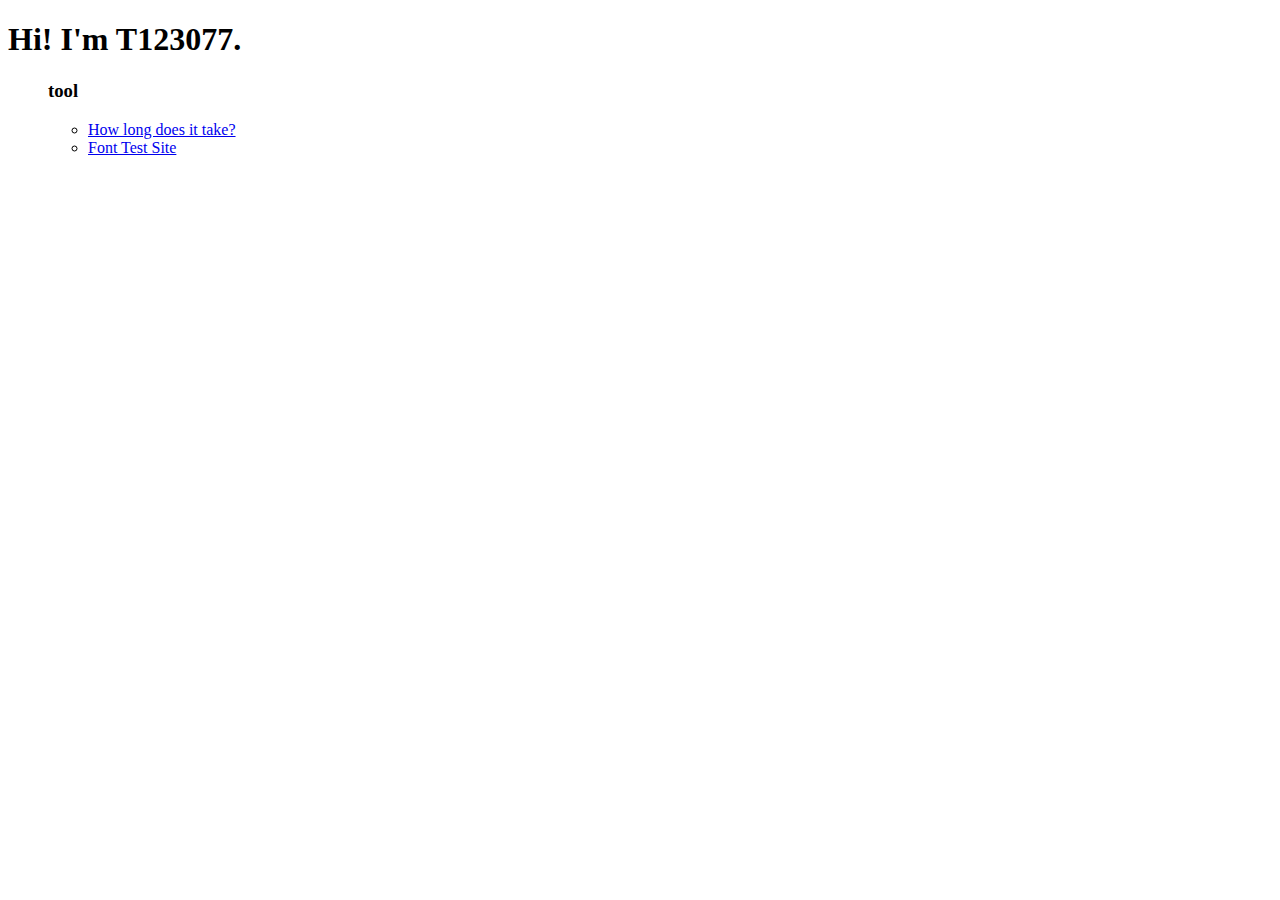
<file: index.html>
<!DOCTYPE html>
<html>
  <head>
    <title>T123077 pages</title>
  </head>
  <body>
    <h1>Hi! I'm T123077.</h1>
    <ul>
      <li style="list-style-type:none;"><h3>tool</h3></li>
        <ul>
          <li><a href="./tool/howlong.html">How long does it take?</a></li>
          <li><a href="./tool/ft/fonttest.html">Font Test Site</a></li>
        </ul>
    </ul>
  </body>
</html>
</file>
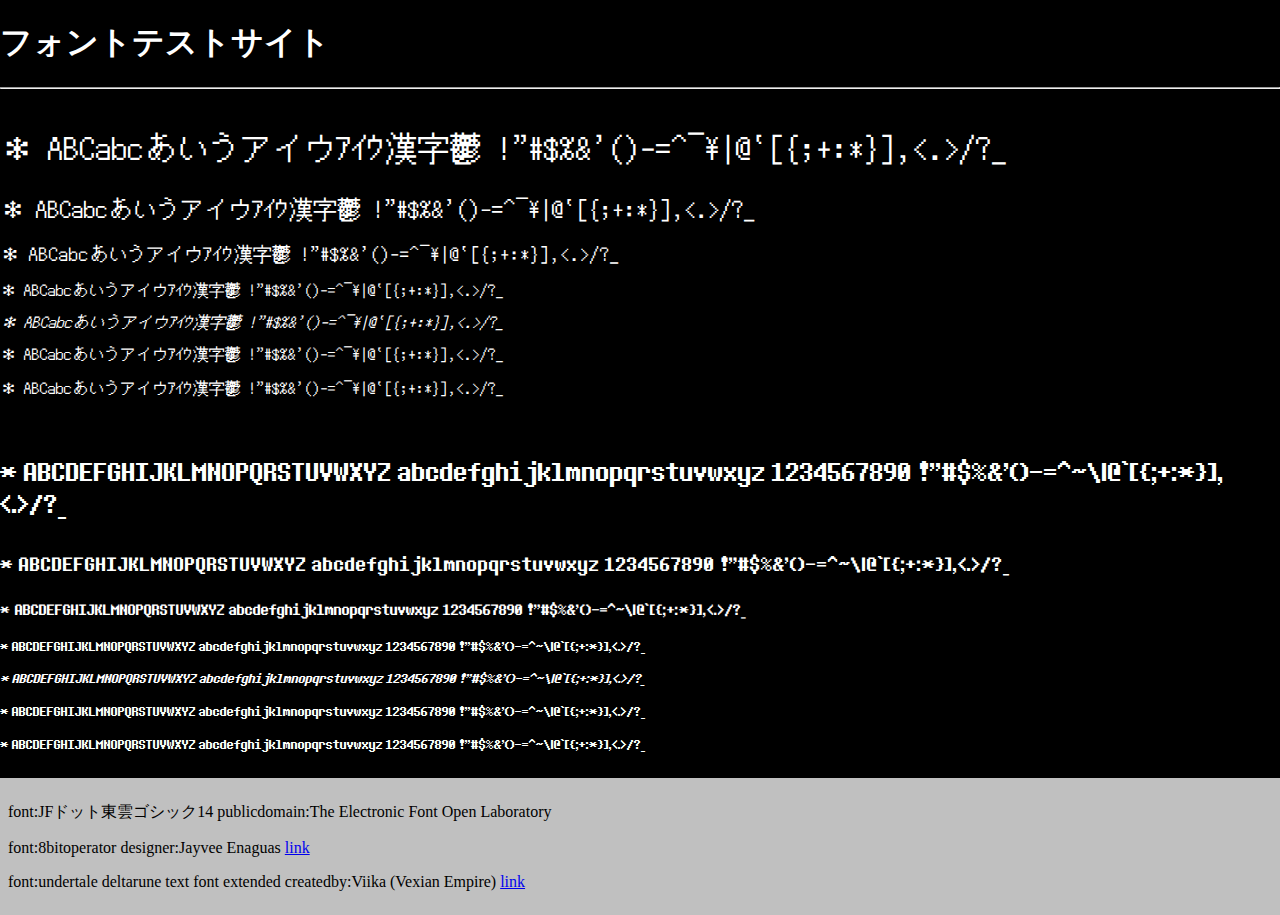
<file: tool/ft/index.html>
<!DOCTYPE html>
<html lang="ja">

<head>
    <meta charset="UTF-8">
    <meta name="viewport" content="width=device-width, initial-scale=1.0">
    <title>フォントテスト</title>
    <style>
        @font-face {
            /* ここにfont-familyで指定したい名前を書く*/
            font-family: "shinonome14";

            /* フォントが置かれているパスを書く */
            src: url("./assets/font/JF-Dot-Shinonome14.ttf") format("truetype");
        }

        @font-face {
            /* ここにfont-familyで指定したい名前を書く*/
            font-family: "8bitoperator";

            /* フォントが置かれているパスを書く */
            src: url("./assets/font/8bitoperator_jve.otf") format("opentype");
        }

        @font-face {
            /* ここにfont-familyで指定したい名前を書く*/
            font-family: "undertale-deltarune";

            /* フォントが置かれているパスを書く */
            src: url("./assets/font/undertale-deltarune-text-font-extended.otf") format("opentype");
        }

        body {
            display: flex;
            flex-direction: column;
            height: 100vh;
            margin: 0;
            background-color: black;
            color: white;
        }

        body>* {
            margin-block-start: 0;
            margin-block-end: 0.67em;
            margin-inline-start: 0px;
            margin-inline-end: 0px;
        }

        .first {
            padding-block-start: 0.67em;
        }

        .fontwrapper>* {
            margin: 1em 0;
            font-family: "shinonome14", sans-serif;
            font-weight: normal;
        }

        .fontwrapper2>* {
            margin: 1em 0;
            font-family: "8bitoperator", "undertale-deltarune", sans-serif;
            font-weight: normal;
        }

        i {
            display: block;
        }

        strong {
            font-weight: bold;
        }

        footer {
            flex: 1 100%;
            margin: 0;
            padding: 8px;
            background-color: silver;
            color: black;
        }
    </style>
</head>

<body>
    <h1 class="first">フォントテストサイト</h1>
    <hr>
    <div class="fontwrapper" id="fontwrapper">
        <h1></h1>
        <h2></h2>
        <h3></h3>
        <div></div>
        <i></i>
        <strong></strong>
        <pre></pre>
    </div>
    <div class="fontwrapper2" id="fontwrapper2">
        <h1></h1>
        <h2></h2>
        <h3></h3>
        <div></div>
        <i></i>
        <strong></strong>
        <pre></pre>
    </div>
    <footer>
        <p>font:JFドット東雲ゴシック14 publicdomain:The Electronic Font Open Laboratory <a
                href="http://jikasei.me/font/jf-dotfont/"></a></p>
        <p>font:8bitoperator designer:Jayvee Enaguas <a
                href="https://fontmeme.com/fonts/8bitoperator-jve-font/">link</a></p>
        <p>font:undertale deltarune text font extended createdby:Viika (Vexian Empire) <a
                href="https://fontstruct.com/fontstructions/show/2008226/undertale-deltarune-text-font-extended">link</a>
        </p>
    </footer>
    <script>
        const vieweres = document.getElementById("fontwrapper");
        for (const v of vieweres.children) {
            v.innerText = "＊ ABCabcあいうアイウｱｲｳ漢字鬱 !\"#$%&'()-=^~\\|@`[{;+:*}],<.>/?_";
        }

        const vieweres2 = document.getElementById("fontwrapper2");
        for (const v of vieweres2.children) {
            v.innerText = "* ABCDEFGHIJKLMNOPQRSTUVWXYZ abcdefghijklmnopqrstuvwxyz 1234567890 !\"#$%&'()-=^~\\|@`[{;+:*}],<.>/?_";
        }
    </script>
</body>

</html>
</file>
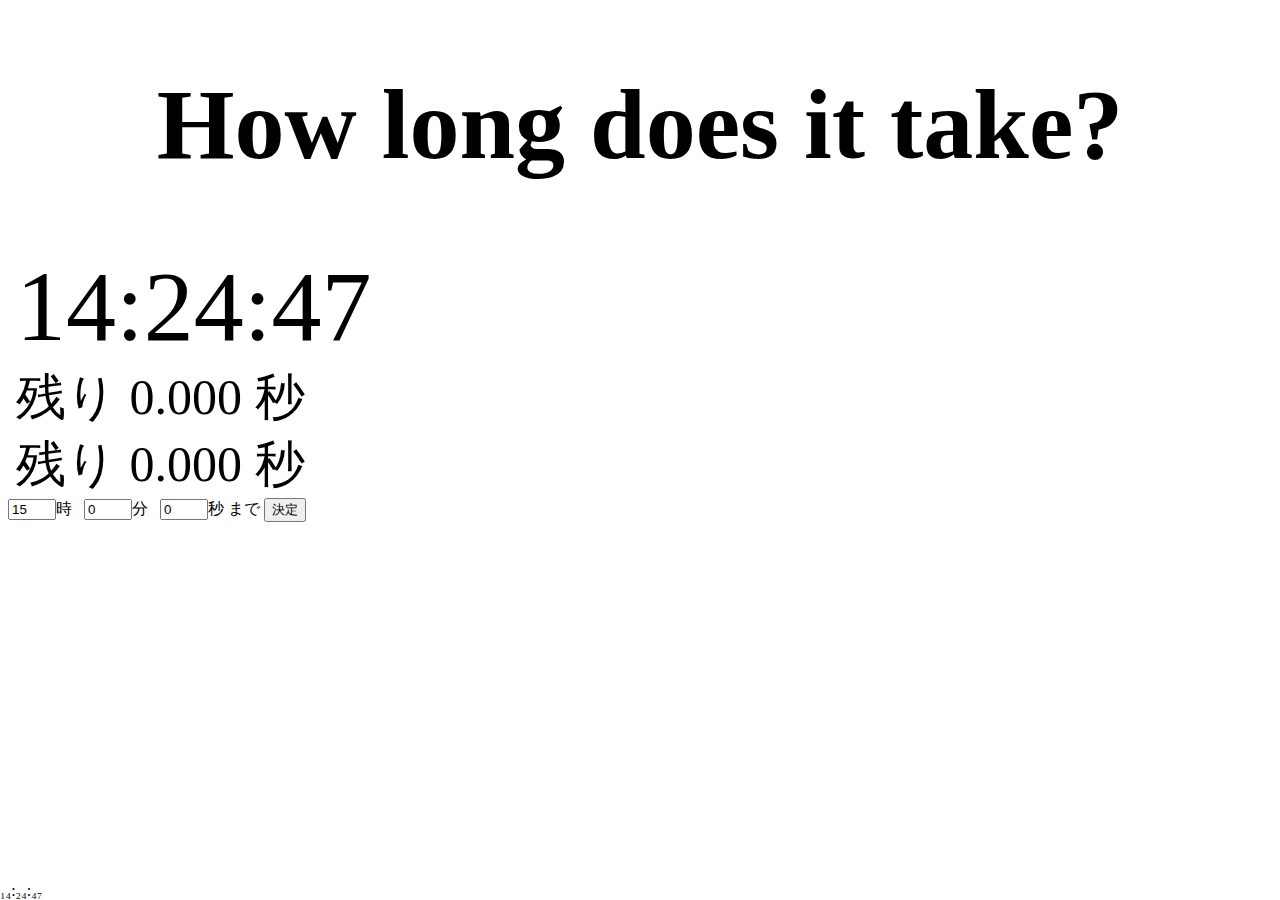
<file: howlong.html>
<!DOCTYPE html>
<html lang="ja">

<head>
    <meta charset="UTF-8">
    <meta name="viewport" content="width=device-width, initial-scale=1.0">
    <title>あと何時</title>
    <style>
        html {
            margin: 0;
            padding: 0;
            border: 0;
        }

        body {
            margin: 0;
            padding: 0;
            border: 0;
        }

        h1 {
            font-size: 100px;
            width: 100vw;
            text-align: center;
        }

        div {
            margin-left: 8px;
        }

        label {
            margin-left: 8px;
        }

        .wrapper {
            display: flex;
            flex-wrap: wrap;
            flex-direction: column;
            font-size: 50px;
        }

        footer {
            position: absolute;
            bottom: 0;
        }
    </style>
</head>

<body>
    <h1>How long does it take?</h1>
    <div class="wrapper">
        <div id="time"></div>
        <div id="longer"></div>
        <div id="longest"></div>
    </div>

    <label for="hours"><input type="number" name="hours" id="hours" min="0" max="23" style="width: 3em;">時</label>
    <label for="minutes"><input type="number" name="minutes" id="minutes" min="0" max="59" style="width: 3em;">分</label>
    <label for="seconds"><input type="number" name="seconds" id="seconds" min="0" max="59" style="width: 3em;">秒</label>
    まで
    <button id="ok">決定</button>
    <footer id="note"></footer>
    <script>
        "use strict";

        const small = ['₀', '₁', '₂', '₃', '₄', '₅', '₆', '₇', '₈', '₉'];

        document.getElementById("hours").value = (new Date()).getHours() + 1;
        document.getElementById("minutes").value = 0;
        document.getElementById("seconds").value = 0;

        setInterval(() => {
            document.getElementById("time").innerHTML = "<p style='margin: 0; font-size: 100px;'>" + ('0' + (new Date()).getHours()).slice(-2) + ':' + ('0' + (new Date()).getMinutes()).slice(-2) + ':' + ('0' + (new Date()).getSeconds()).slice(-2) + "</p>";
        }, 0);

        let left = 0;
        document.getElementById("ok").addEventListener('click', () => {
            let hours = document.getElementById("hours").value;
            let minutes = document.getElementById("minutes").value;
            let seconds = document.getElementById("seconds").value;
            let time1 = new Date();
            let time2 = new Date(time1.getFullYear(), time1.getMonth(), time1.getDate(), hours, minutes, seconds);
            if (time1 > time2) { time2.setDate(time2.getDate() + 1); }
            left = time2.getTime() - time1.getTime();
            restart(time2);
        });

        let before = -1;
        function FixToJPTime(time) { // time = number (seconds)
            if (time > 3600) {
                return Math.floor(time / 3600) + "時間" + ('00' + Math.floor((time % 3600) / 60)).slice(-2) + "分" + ('00' + (time % 60).toFixed(3)).slice(-6) + "秒";
            } else if (time > 60) {
                return Math.floor((time % 3600) / 60) + "分" + ('00' + (time % 60).toFixed(3)).slice(-6) + "秒";
            } else {
                return (time % 60).toFixed(3) + " 秒";
            }
        }
        function restart(date) {
            clearInterval(before);
            before = setInterval(() => {
                let lefttime = (date.getTime() - (new Date()).getTime()) / 1000;
                document.getElementById("longer").innerHTML = "残り " + ((lefttime < 0) ? ("0.000") : (lefttime.toFixed(3))) + " 秒";
                document.getElementById("longest").innerHTML = "残り " + ((lefttime < 0) ? ("0.000 秒") : (FixToJPTime(lefttime)));
            }, 0);
        }

        restart(new Date());

        function repTosmall(string) {
            let strs = string.split('');
            for (let i = 0; i < strs.length; i++) {
                if (!isNaN(strs[i])) {
                    strs[i] = small[strs[i]];
                }
            }
            return strs.join("");
        }
        setInterval(() => {
            document.getElementById("note").innerHTML = repTosmall(('0' + (new Date()).getHours()).slice(-2) + ':' + ('0' + (new Date()).getMinutes()).slice(-2) + ':' + ('0' + (new Date()).getSeconds()).slice(-2));
        }, 50);
    </script>
</body>

</html>
</file>
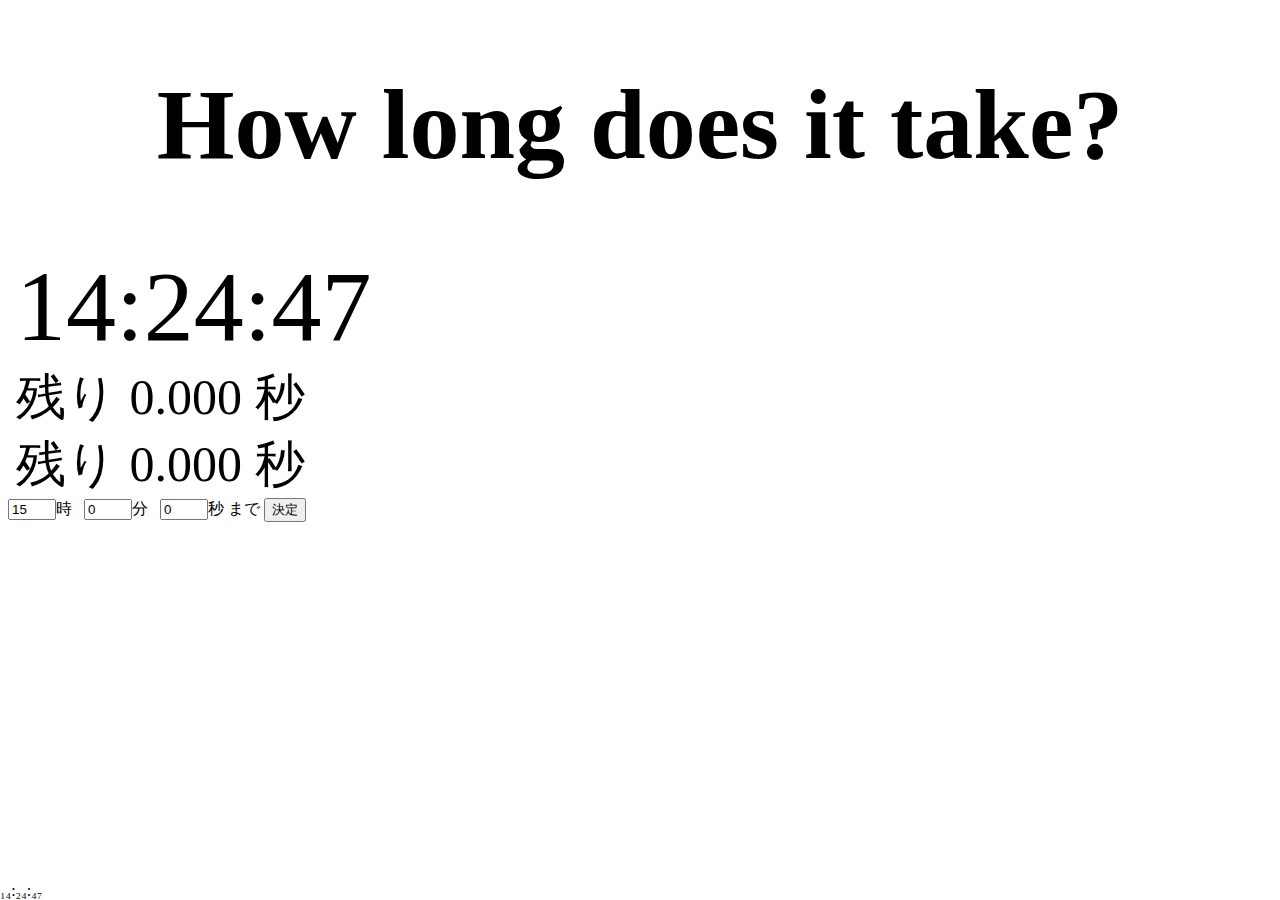
<file: tool/count/howlong.html>
<!DOCTYPE html>
<html lang="ja">

<head>
    <meta charset="UTF-8">
    <meta name="viewport" content="width=device-width, initial-scale=1.0">
    <title>あと何時</title>
    <style>
        html {
            margin: 0;
            padding: 0;
            border: 0;
        }

        body {
            margin: 0;
            padding: 0;
            border: 0;
        }

        h1 {
            font-size: 100px;
            width: 100vw;
            text-align: center;
        }

        div {
            margin-left: 8px;
        }

        label {
            margin-left: 8px;
        }

        .wrapper {
            display: flex;
            flex-wrap: wrap;
            flex-direction: column;
            font-size: 50px;
        }

        footer {
            position: absolute;
            bottom: 0;
        }
    </style>
</head>

<body>
    <h1>How long does it take?</h1>
    <div class="wrapper">
        <div id="time"></div>
        <div id="longer"></div>
        <div id="longest"></div>
    </div>

    <label for="hours"><input type="number" name="hours" id="hours" min="0" max="23" style="width: 3em;">時</label>
    <label for="minutes"><input type="number" name="minutes" id="minutes" min="0" max="59" style="width: 3em;">分</label>
    <label for="seconds"><input type="number" name="seconds" id="seconds" min="0" max="59" style="width: 3em;">秒</label>
    まで
    <button id="ok">決定</button>
    <footer id="note"></footer>
    <script>
        "use strict";

        const small = ['₀', '₁', '₂', '₃', '₄', '₅', '₆', '₇', '₈', '₉'];

        document.getElementById("hours").value = (new Date()).getHours() + 1;
        document.getElementById("minutes").value = 0;
        document.getElementById("seconds").value = 0;

        setInterval(() => {
            document.getElementById("time").innerHTML = "<p style='margin: 0; font-size: 100px;'>" + ('0' + (new Date()).getHours()).slice(-2) + ':' + ('0' + (new Date()).getMinutes()).slice(-2) + ':' + ('0' + (new Date()).getSeconds()).slice(-2) + "</p>";
        }, 0);

        let left = 0;
        document.getElementById("ok").addEventListener('click', () => {
            let hours = document.getElementById("hours").value;
            let minutes = document.getElementById("minutes").value;
            let seconds = document.getElementById("seconds").value;
            let time1 = new Date();
            let time2 = new Date(time1.getFullYear(), time1.getMonth(), time1.getDate(), hours, minutes, seconds);
            if (time1 > time2) { time2.setDate(time2.getDate() + 1); }
            left = time2.getTime() - time1.getTime();
            restart(time2);
        });

        let before = -1;
        function FixToJPTime(time) { // time = number (seconds)
            if (time > 3600) {
                return Math.floor(time / 3600) + "時間" + ('00' + Math.floor((time % 3600) / 60)).slice(-2) + "分" + ('00' + (time % 60).toFixed(3)).slice(-6) + "秒";
            } else if (time > 60) {
                return Math.floor((time % 3600) / 60) + "分" + ('00' + (time % 60).toFixed(3)).slice(-6) + "秒";
            } else {
                return (time % 60).toFixed(3) + " 秒";
            }
        }
        function restart(date) {
            clearInterval(before);
            before = setInterval(() => {
                let lefttime = (date.getTime() - (new Date()).getTime()) / 1000;
                document.getElementById("longer").innerHTML = "残り " + ((lefttime < 0) ? ("0.000") : (lefttime.toFixed(3))) + " 秒";
                document.getElementById("longest").innerHTML = "残り " + ((lefttime < 0) ? ("0.000 秒") : (FixToJPTime(lefttime)));
            }, 0);
        }

        restart(new Date());

        function repTosmall(string) {
            let strs = string.split('');
            for (let i = 0; i < strs.length; i++) {
                if (!isNaN(strs[i])) {
                    strs[i] = small[strs[i]];
                }
            }
            return strs.join("");
        }
        setInterval(() => {
            document.getElementById("note").innerHTML = repTosmall(('0' + (new Date()).getHours()).slice(-2) + ':' + ('0' + (new Date()).getMinutes()).slice(-2) + ':' + ('0' + (new Date()).getSeconds()).slice(-2));
        }, 50);
    </script>
</body>

</html>
</file>
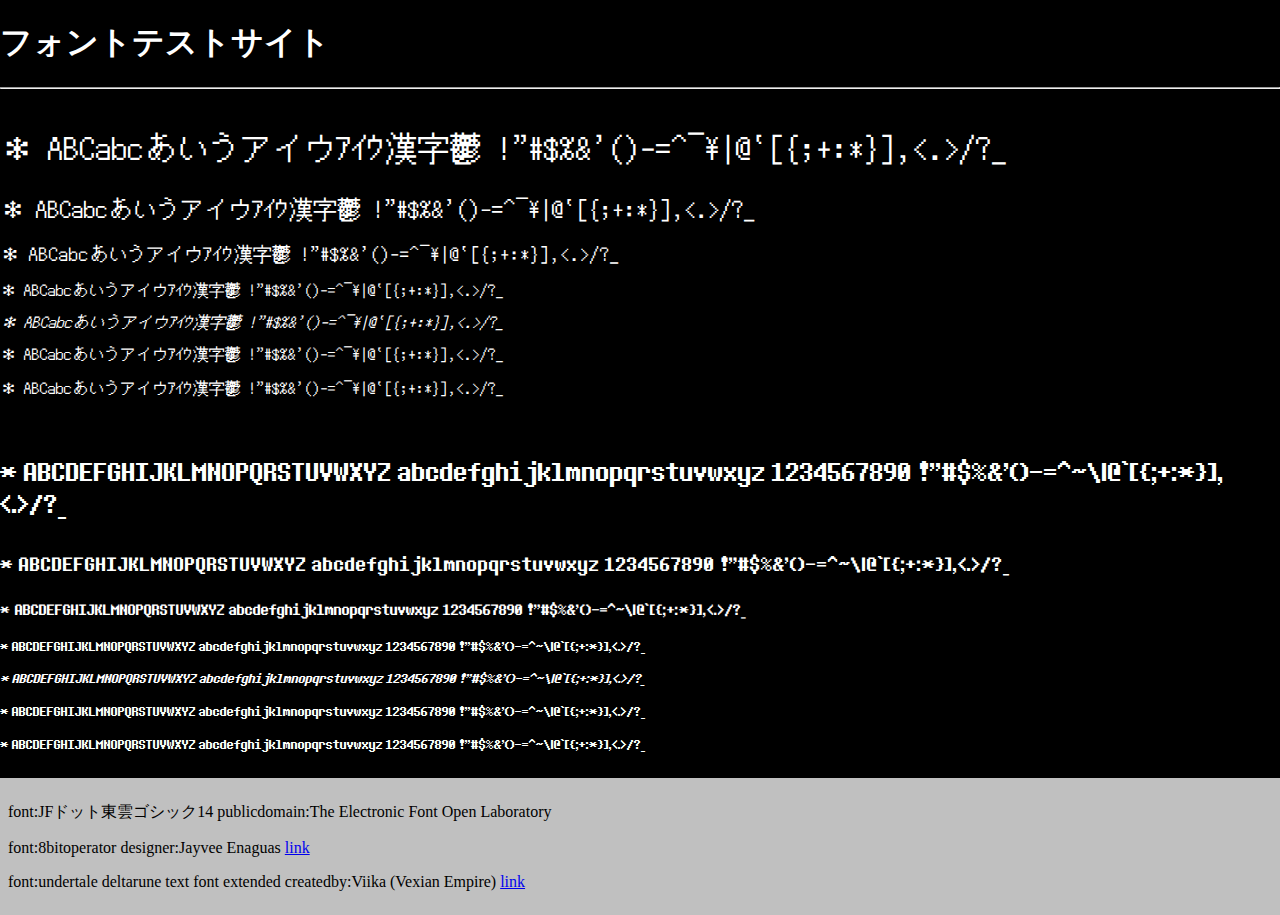
<file: tool/ft/fonttest.html>
<!DOCTYPE html>
<html lang="ja">

<head>
    <meta charset="UTF-8">
    <meta name="viewport" content="width=device-width, initial-scale=1.0">
    <title>フォントテスト</title>
    <style>
        @font-face {
            /* ここにfont-familyで指定したい名前を書く*/
            font-family: "shinonome14";

            /* フォントが置かれているパスを書く */
            src: url("./assets/font/JF-Dot-Shinonome14.ttf") format("truetype");
        }

        @font-face {
            /* ここにfont-familyで指定したい名前を書く*/
            font-family: "8bitoperator";

            /* フォントが置かれているパスを書く */
            src: url("./assets/font/8bitoperator_jve.otf") format("opentype");
        }

        @font-face {
            /* ここにfont-familyで指定したい名前を書く*/
            font-family: "undertale-deltarune";

            /* フォントが置かれているパスを書く */
            src: url("./assets/font/undertale-deltarune-text-font-extended.otf") format("opentype");
        }

        body {
            display: flex;
            flex-direction: column;
            height: 100vh;
            margin: 0;
            background-color: black;
            color: white;
        }

        body>* {
            margin-block-start: 0;
            margin-block-end: 0.67em;
            margin-inline-start: 0px;
            margin-inline-end: 0px;
        }

        .first {
            padding-block-start: 0.67em;
        }

        .fontwrapper>* {
            margin: 1em 0;
            font-family: "shinonome14", sans-serif;
            font-weight: normal;
        }

        .fontwrapper2>* {
            margin: 1em 0;
            font-family: "8bitoperator", "undertale-deltarune", sans-serif;
            font-weight: normal;
        }

        i {
            display: block;
        }

        strong {
            font-weight: bold;
        }

        footer {
            flex: 1 100%;
            margin: 0;
            padding: 8px;
            background-color: silver;
            color: black;
        }
    </style>
</head>

<body>
    <h1 class="first">フォントテストサイト</h1>
    <hr>
    <div class="fontwrapper" id="fontwrapper">
        <h1></h1>
        <h2></h2>
        <h3></h3>
        <div></div>
        <i></i>
        <strong></strong>
        <pre></pre>
    </div>
    <div class="fontwrapper2" id="fontwrapper2">
        <h1></h1>
        <h2></h2>
        <h3></h3>
        <div></div>
        <i></i>
        <strong></strong>
        <pre></pre>
    </div>
    <footer>
        <p>font:JFドット東雲ゴシック14 publicdomain:The Electronic Font Open Laboratory <a
                href="http://jikasei.me/font/jf-dotfont/"></a></p>
        <p>font:8bitoperator designer:Jayvee Enaguas <a
                href="https://fontmeme.com/fonts/8bitoperator-jve-font/">link</a></p>
        <p>font:undertale deltarune text font extended createdby:Viika (Vexian Empire) <a
                href="https://fontstruct.com/fontstructions/show/2008226/undertale-deltarune-text-font-extended">link</a>
        </p>
    </footer>
    <script>
        const vieweres = document.getElementById("fontwrapper");
        for (const v of vieweres.children) {
            v.innerText = "＊ ABCabcあいうアイウｱｲｳ漢字鬱 !\"#$%&'()-=^~\\|@`[{;+:*}],<.>/?_";
        }

        const vieweres2 = document.getElementById("fontwrapper2");
        for (const v of vieweres2.children) {
            v.innerText = "* ABCDEFGHIJKLMNOPQRSTUVWXYZ abcdefghijklmnopqrstuvwxyz 1234567890 !\"#$%&'()-=^~\\|@`[{;+:*}],<.>/?_";
        }
    </script>
</body>

</html>
</file>
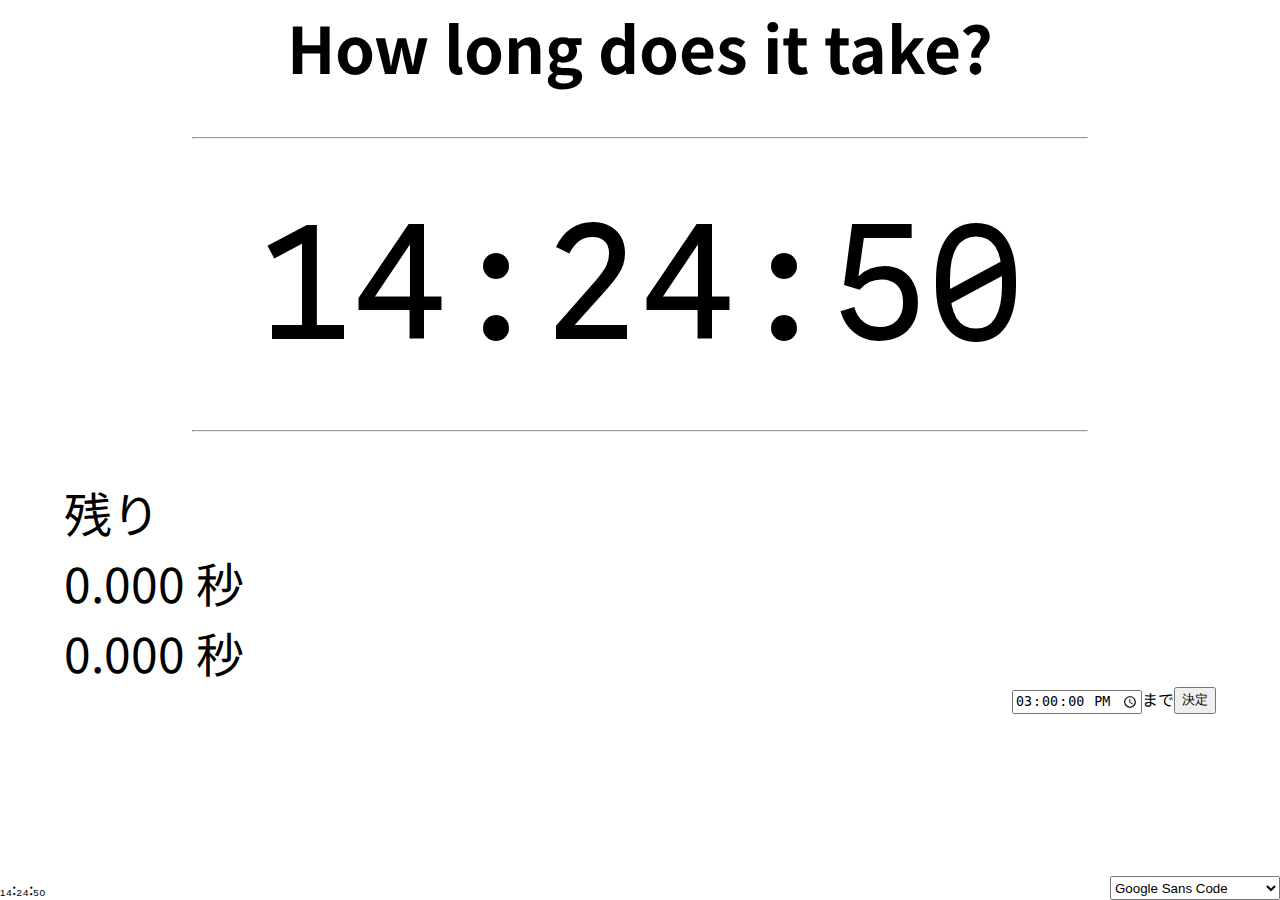
<file: tool/timer/howlong.html>
<!DOCTYPE html>
<html lang="ja">

<head>
    <meta charset="UTF-8">
    <meta name="viewport" content="width=device-width, initial-scale=1.0">
    <title>あと何時</title>
    <link rel="preconnect" href="https://fonts.googleapis.com">
    <link rel="preconnect" href="https://fonts.gstatic.com" crossorigin>
    <link
        href="https://fonts.googleapis.com/css2?family=Bytesized&family=Courier+Prime:ital,wght@0,400;0,700;1,400;1,700&family=Cutive+Mono&family=Fragment+Mono:ital@0;1&family=Google+Sans+Code:ital,wght@0,300..800;1,300..800&family=JetBrains+Mono:ital,wght@0,100..800;1,100..800&family=LXGW+WenKai+Mono+TC&family=Libertinus+Mono&family=Major+Mono+Display&family=Noto+Sans+JP:wght@100..900&family=Oxygen+Mono&family=Reddit+Mono:wght@200..900&family=SUSE+Mono:ital,wght@0,100..800;1,100..800&family=Sixtyfour&family=Sono:wght,MONO@200..800,1&family=Ubuntu+Mono:ital,wght@0,400;0,700;1,400;1,700&family=Ubuntu+Sans+Mono:ital,wght@0,400..700;1,400..700&family=Victor+Mono:ital,wght@0,100..700;1,100..700&family=Workbench&display=swap"
        rel="stylesheet">
    <link rel="stylesheet" href="./style.css">
</head>

<body>
    <h1>How long does it take?</h1>
    <div class="wrapper">
        <hr>
        <div id="time" class="google-sans-code-regular"></div>
        <hr>
        <div class="lefts">
            残り
            <div id="longer"></div>
            <div id="longest"></div>
        </div>
    </div>

    <div class="rights">
        <label for="settimer"><input type="time" name="settimer" id="settimer" step="1"></label>
        まで
        <button id="ok">決定</button>
    </div>
    <footer>
        <div id="note"></div>
        <select id="font-selector">
            <option value="ubuntu-mono-regular">Ubuntu Mono</option>
            <option value="google-sans-code-regular" selected>Google Sans Code</option>
            <option value="jetbrains-mono-regular">JetBrains Mono</option>
            <option value="courier-prime-regular">Courier Prime</option>
            <option value="cutive-mono-regular">Cutive Mono</option>
            <option value="suse-mono-regular">SUSE Mono</option>
            <option value="oxygen-mono-regular">Oxygen Mono</option>
            <option value="major-mono-display-regular">Major Mono Display</option>
            <option value="fragment-mono-regular">Fragment Mono</option>
            <option value="libertinus-mono-regular">Libertinus Mono</option>
            <option value="sono-regular">Sono</option>
            <option value="ubuntu-sans-mono-regular">Ubuntu Sans Mono</option>
            <option value="victor-mono-regular">Victor Mono</option>
            <option value="reddit-mono-regular">Reddit Mono</option>
            <option value="sixtyfour-regular">Sixtyfour</option>
            <option value="bytesized-regular">Bytesized</option>
            <option value="lxgw-wenkai-mono-tc-regular">LXGW WenKai Mono TC</option>
            <option value="workbench-regular">Workbench</option>
        </select>
    </footer>
    <script src="./script.js"></script>
</body>

</html>
</file>
<file: tool/timer/style.css>
body {
    margin: 0;
    padding: 0;
    border: 0;
    position: relative;
    width: 100vw;
    height: 100dvh;
    font-family: "Noto Sans JP", sans-serif;
    padding-bottom: env(safe-area-inset-bottom);
}

h1 {
    margin: 0;
    font-size: 10vw;
    width: 100%;
    text-align: center;
}

.wrapper {
    font-size: 10vw;
}

hr {
    margin: 5vh 15vw;
}

#time {
    text-align: center;
    margin: 0;
    font-size: 16vw;
}

.ubuntu-mono-regular {
    font-family: "Ubuntu Mono", monospace;
    font-weight: 400;
    font-style: normal;
}

.google-sans-code-regular {
    font-family: "Google Sans Code", monospace;
    font-optical-sizing: auto;
    font-weight: 400;
    font-style: normal;
}

.jetbrains-mono-regular {
    font-family: "JetBrains Mono", monospace;
    font-optical-sizing: auto;
    font-weight: 400;
    font-style: normal;
}

.courier-prime-regular {
    font-family: "Courier Prime", monospace;
    font-weight: 400;
    font-style: normal;
}

.cutive-mono-regular {
    font-family: "Cutive Mono", monospace;
    font-weight: 400;
    font-style: normal;
}

.suse-mono-regular {
    font-family: "SUSE Mono", sans-serif;
    font-optical-sizing: auto;
    font-weight: 400;
    font-style: normal;
}

.oxygen-mono-regular {
    font-family: "Oxygen Mono", monospace;
    font-weight: 400;
    font-style: normal;
}

.major-mono-display-regular {
    font-family: "Major Mono Display", monospace;
    font-weight: 400;
    font-style: normal;
}

.fragment-mono-regular {
    font-family: "Fragment Mono", monospace;
    font-weight: 400;
    font-style: normal;
}

.libertinus-mono-regular {
    font-family: "Libertinus Mono", monospace;
    font-weight: 400;
    font-style: normal;
}

.sono-regular {
    font-family: "Sono", monospace;
    font-optical-sizing: auto;
    font-weight: 400;
    font-style: normal;
    font-variation-settings:
        "MONO" 1;
}

.ubuntu-sans-mono-regular {
    font-family: "Ubuntu Sans Mono", monospace;
    font-optical-sizing: auto;
    font-weight: 400;
    font-style: normal;
}

.victor-mono-regular {
    font-family: "Victor Mono", monospace;
    font-optical-sizing: auto;
    font-weight: 400;
    font-style: normal;
}

.reddit-mono-regular {
    font-family: "Reddit Mono", monospace;
    font-optical-sizing: auto;
    font-weight: 400;
    font-style: normal;
}

.sixtyfour-regular {
    font-family: "Sixtyfour", sans-serif;
    font-optical-sizing: auto;
    font-weight: 400;
    font-style: normal;
    font-variation-settings:
        "BLED" 0,
        "SCAN" 0;
}

.bytesized-regular {
    font-family: "Bytesized", sans-serif;
    font-weight: 400;
    font-style: normal;
}

.lxgw-wenkai-mono-tc-regular {
    font-family: "LXGW WenKai Mono TC", monospace;
    font-weight: 400;
    font-style: normal;
}

.workbench-regular {
    font-family: "Workbench", sans-serif;
    font-optical-sizing: auto;
    font-weight: 400;
    font-style: normal;
    font-variation-settings:
        "BLED" 0,
        "SCAN" 0;
}

.lefts {
    margin-left: 5vw;
}

.rights {
    width: 95%;
    display: flex;
    flex-direction: row;
    justify-content: flex-end;
}

footer {
    position: absolute;
    bottom: 0;
    width: 100%;
    display: flex;
    flex-direction: row;
    justify-content: space-between;
}

@media screen and (min-width: 960px) {
    body {
        overflow: hidden;
    }

    h1 {
        font-size: 4rem;
    }

    #time {
        font-size: 10rem;
    }

    .wrapper {
        font-size: 3rem;
    }
}
</file>
